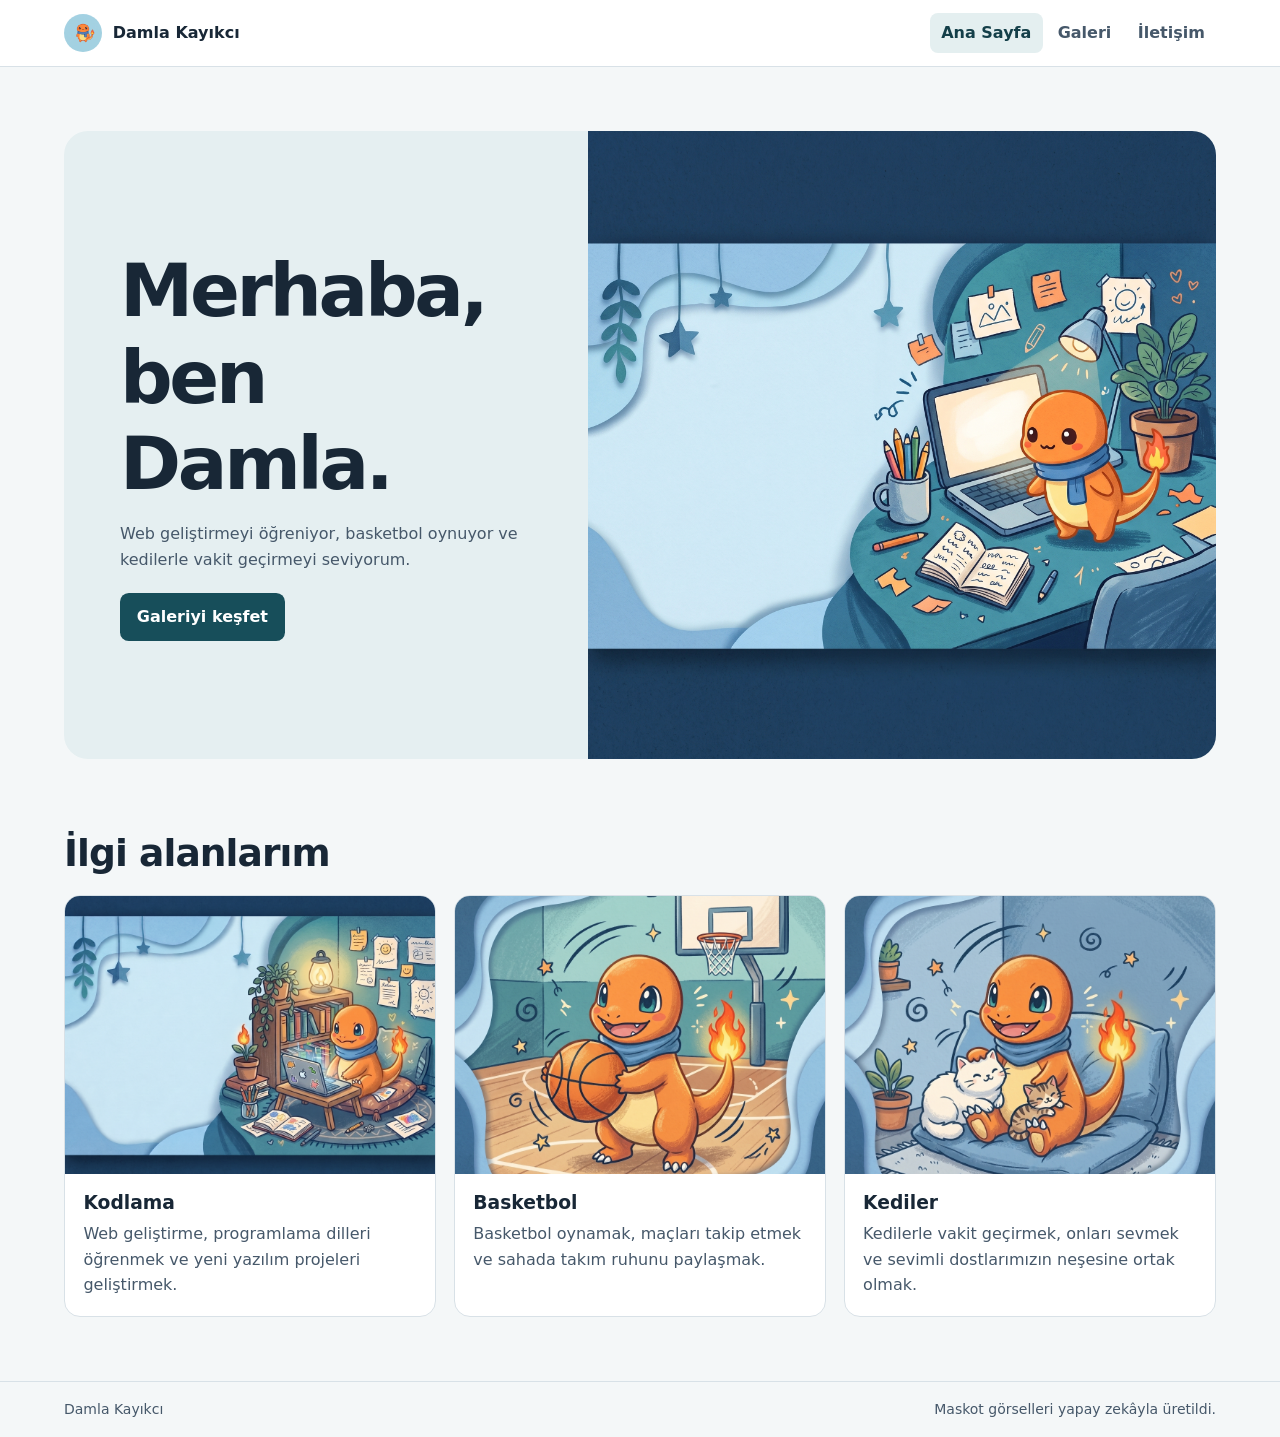
<file: index.html>
<!doctype html>
<html lang="tr">
<head>
  <meta charset="utf-8">
  <meta name="viewport" content="width=device-width, initial-scale=1">
  <title>Ana Sayfa | Damla Kayıkcı</title>
  <link rel="stylesheet" href="homepage.css">
</head>
<body>
  <header class="site-header">
    <div class="wrap header-inner">
      <a class="brand" href="index.html"><img src="resimler/bunu_daha_çok_beğendim_bunu_b3e963bf_2K.jpg" alt="" width="38" height="38">Damla Kayıkcı</a>
      <nav aria-label="Ana menü">
        <a href="index.html" aria-current="page">Ana Sayfa</a>
        <a href="galery.html">Galeri</a>
        <a href="contact.html">İletişim</a>
      </nav>
    </div>
  </header>
  <main class="wrap">
    <section class="hero" aria-labelledby="welcome">
      <div class="hero-copy">
        <h1 id="welcome">Merhaba, ben Damla.</h1>
        <p>Web geliştirmeyi öğreniyor, basketbol oynuyor ve kedilerle vakit geçirmeyi seviyorum.</p>
        <a class="button" href="galery.html">Galeriyi keşfet</a>
      </div>
      <img src="resimler/Şimdi_maskotu_referans_görsel_olarak_ded30a17_2K.jpg" alt="Dizüstü bilgisayar başında çalışan maskot">
    </section>
    <section class="section" aria-labelledby="interests">
      <h2 id="interests">İlgi alanlarım</h2>
      <div class="grid">
        <article class="card">
          <img loading="lazy" src="resimler/2._Kodlama_kartı_—_1_1_23a69741_2K.jpg" alt="Minderde dizüstü bilgisayarla kodlama yapan ve kitaplar arasında çalışan sevimli maskot">
          <div class="card-copy">
            <h3>Kodlama</h3>
            <p>Web geliştirme, programlama dilleri öğrenmek ve yeni yazılım projeleri geliştirmek.</p>
          </div>
        </article>
        <article class="card">
          <img loading="lazy" src="resimler/3._Basketbol_kartı_—_1_1_745c4861_2K.jpg" alt="Basketbol sahasında pota önünde elinde basketbol topu tutan neşeli maskot">
          <div class="card-copy">
            <h3>Basketbol</h3>
            <p>Basketbol oynamak, maçları takip etmek ve sahada takım ruhunu paylaşmak.</p>
          </div>
        </article>
        <article class="card">
          <img loading="lazy" src="resimler/4._Kediler_kartı_—_1_1_fd690788_2K.jpg" alt="Minderde oturan ve iki kediyle kucaklaşıp onları seven sevimli maskot">
          <div class="card-copy">
            <h3>Kediler</h3>
            <p>Kedilerle vakit geçirmek, onları sevmek ve sevimli dostlarımızın neşesine ortak olmak.</p>
          </div>
        </article>
      </div>
    </section>
  </main>
  <footer class="site-footer">
    <div class="wrap footer-inner">
      <p>Damla Kayıkcı</p>
      <p>Maskot görselleri yapay zekâyla üretildi.</p>
    </div>
  </footer>
</body>
</html>
</file>
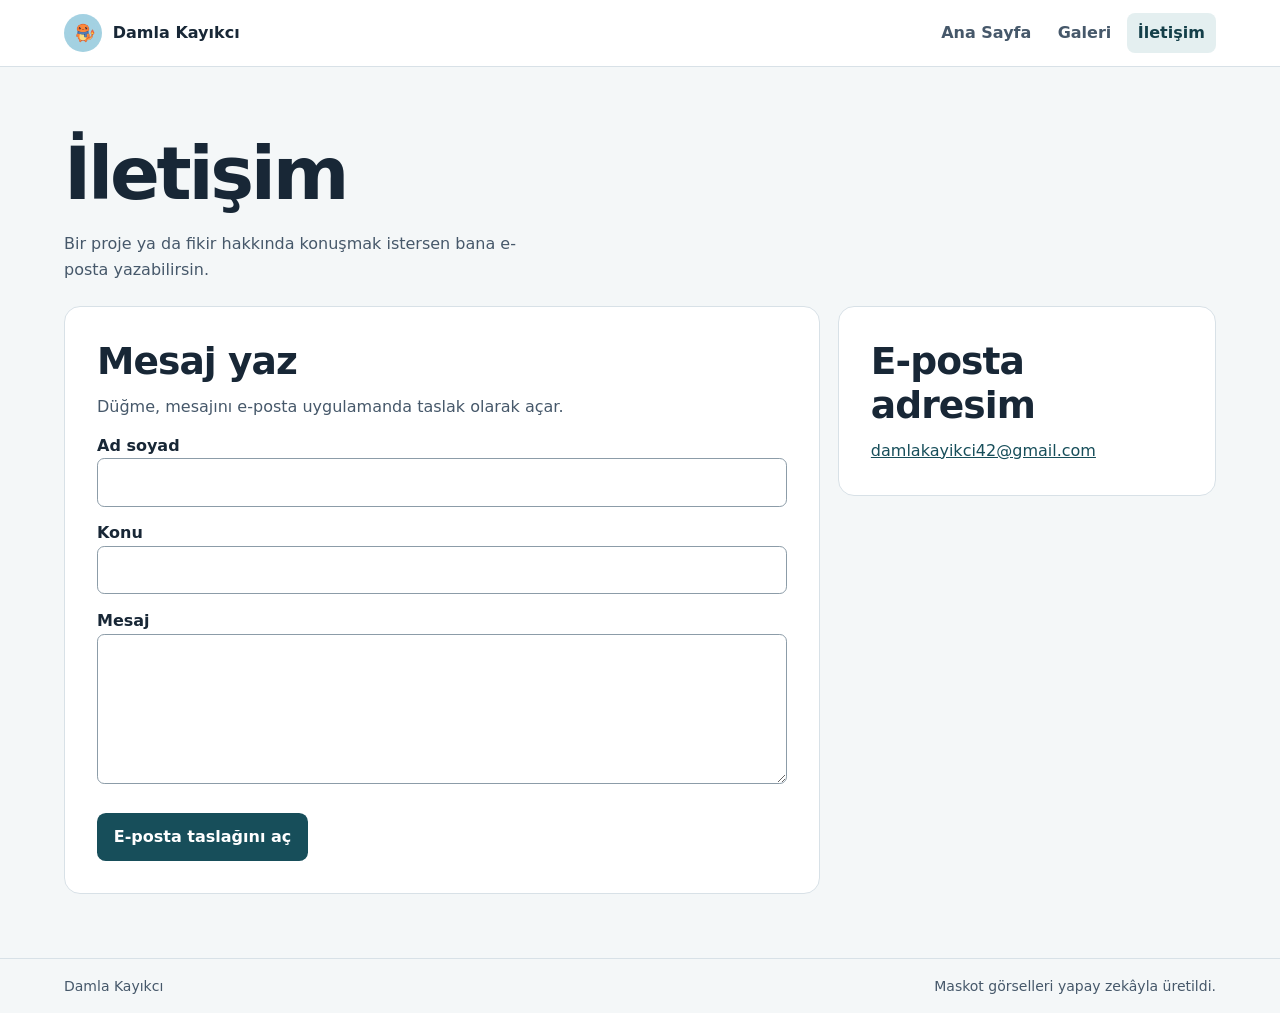
<file: contact.html>
<!doctype html>
<html lang="tr">
<head>
  <meta charset="utf-8">
  <meta name="viewport" content="width=device-width, initial-scale=1">
  <title>İletişim | Damla Kayıkcı</title>
  <link rel="stylesheet" href="homepage.css">
</head>
<body>
  <header class="site-header">
    <div class="wrap header-inner">
      <a class="brand" href="index.html"><img src="resimler/bunu_daha_çok_beğendim_bunu_b3e963bf_2K.jpg" alt="" width="38" height="38">Damla Kayıkcı</a>
      <nav aria-label="Ana menü">
        <a href="index.html">Ana Sayfa</a>
        <a href="galery.html">Galeri</a>
        <a href="contact.html" aria-current="page">İletişim</a>
      </nav>
    </div>
  </header>
  <main class="wrap">
    <div class="intro">
      <h1>İletişim</h1>
      <p>Bir proje ya da fikir hakkında konuşmak istersen bana e-posta yazabilirsin.</p>
    </div>
    <div class="contact-layout">
      <form class="panel" id="contact-form">
        <h2>Mesaj yaz</h2>
        <p>Düğme, mesajını e-posta uygulamanda taslak olarak açar.</p>
        <label for="name">Ad soyad</label>
        <input id="name" name="name" autocomplete="name" required>
        <label for="subject">Konu</label>
        <input id="subject" name="subject" required>
        <label for="message">Mesaj</label>
        <textarea id="message" name="message" rows="5" required></textarea>
        <button class="button" type="submit">E-posta taslağını aç</button>
      </form>
      <aside class="panel">
        <h2>E-posta adresim</h2>
        <p><a href="mailto:damlakayikci42@gmail.com">damlakayikci42@gmail.com</a></p>
      </aside>
    </div>
    <script>
      document.querySelector('#contact-form').addEventListener('submit', (event) => {
        event.preventDefault();
        const fields = new FormData(event.currentTarget);
        const subject = encodeURIComponent(fields.get('subject'));
        const body = encodeURIComponent(fields.get('message') + '\r\n\r\n' + fields.get('name'));
        location.href = 'mailto:damlakayikci42@gmail.com?subject=' + subject + '&body=' + body;
      });
    </script>
  </main>
  <footer class="site-footer">
    <div class="wrap footer-inner">
      <p>Damla Kayıkcı</p>
      <p>Maskot görselleri yapay zekâyla üretildi.</p>
    </div>
  </footer>
</body>
</html>
</file>
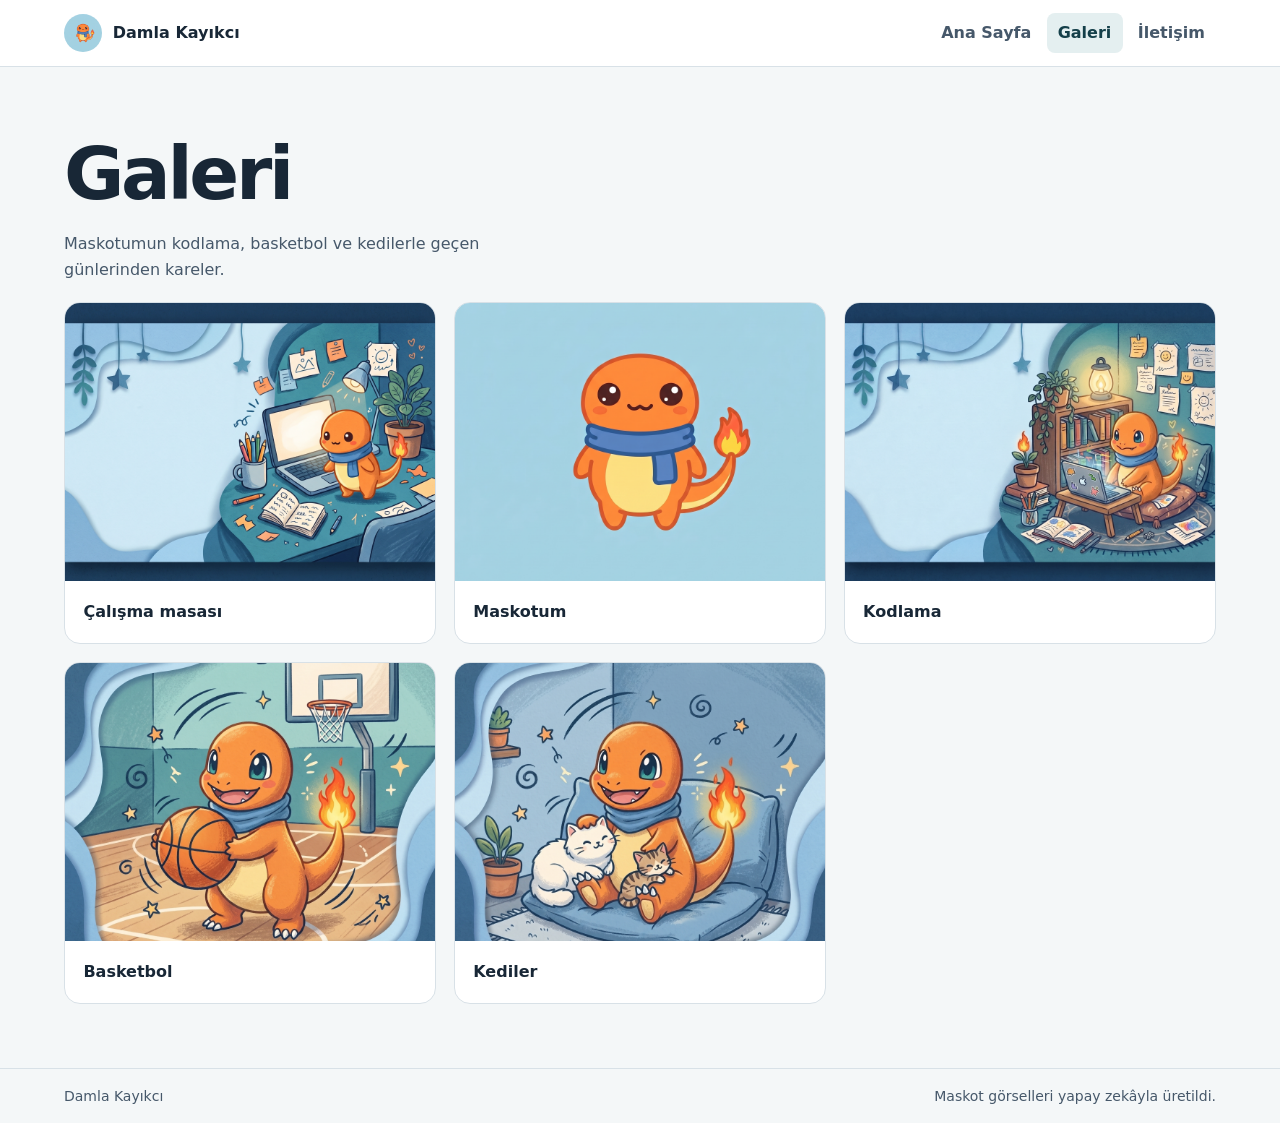
<file: galery.html>
<!doctype html>
<html lang="tr">
<head>
  <meta charset="utf-8">
  <meta name="viewport" content="width=device-width, initial-scale=1">
  <title>Galeri | Damla Kayıkcı</title>
  <link rel="stylesheet" href="homepage.css">
</head>
<body>
  <header class="site-header">
    <div class="wrap header-inner">
      <a class="brand" href="index.html"><img src="resimler/bunu_daha_çok_beğendim_bunu_b3e963bf_2K.jpg" alt="" width="38" height="38">Damla Kayıkcı</a>
      <nav aria-label="Ana menü">
        <a href="index.html">Ana Sayfa</a>
        <a href="galery.html" aria-current="page">Galeri</a>
        <a href="contact.html">İletişim</a>
      </nav>
    </div>
  </header>
  <main class="wrap">
    <div class="intro">
      <h1>Galeri</h1>
      <p>Maskotumun kodlama, basketbol ve kedilerle geçen günlerinden kareler.</p>
    </div>
    <div class="grid">
      <figure class="card"><img src="resimler/Şimdi_maskotu_referans_görsel_olarak_ded30a17_2K.jpg" alt="Dizüstü bilgisayar başında çalışan maskot"><figcaption>Çalışma masası</figcaption></figure>
      <figure class="card"><img src="resimler/bunu_daha_çok_beğendim_bunu_b3e963bf_2K.jpg" alt="Mavi atkılı turuncu maskot"><figcaption>Maskotum</figcaption></figure>
      <figure class="card"><img loading="lazy" src="resimler/2._Kodlama_kartı_—_1_1_23a69741_2K.jpg" alt="Minderde dizüstü bilgisayarla kodlama yapan ve kitaplar arasında çalışan sevimli maskot"><figcaption>Kodlama</figcaption></figure>
      <figure class="card"><img loading="lazy" src="resimler/3._Basketbol_kartı_—_1_1_745c4861_2K.jpg" alt="Basketbol sahasında pota önünde elinde basketbol topu tutan neşeli maskot"><figcaption>Basketbol</figcaption></figure>
      <figure class="card"><img loading="lazy" src="resimler/4._Kediler_kartı_—_1_1_fd690788_2K.jpg" alt="Minderde oturan ve iki kediyle kucaklaşıp onları seven sevimli maskot"><figcaption>Kediler</figcaption></figure>
    </div>
  </main>
  <footer class="site-footer">
    <div class="wrap footer-inner">
      <p>Damla Kayıkcı</p>
      <p>Maskot görselleri yapay zekâyla üretildi.</p>
    </div>
  </footer>
</body>
</html>
</file>
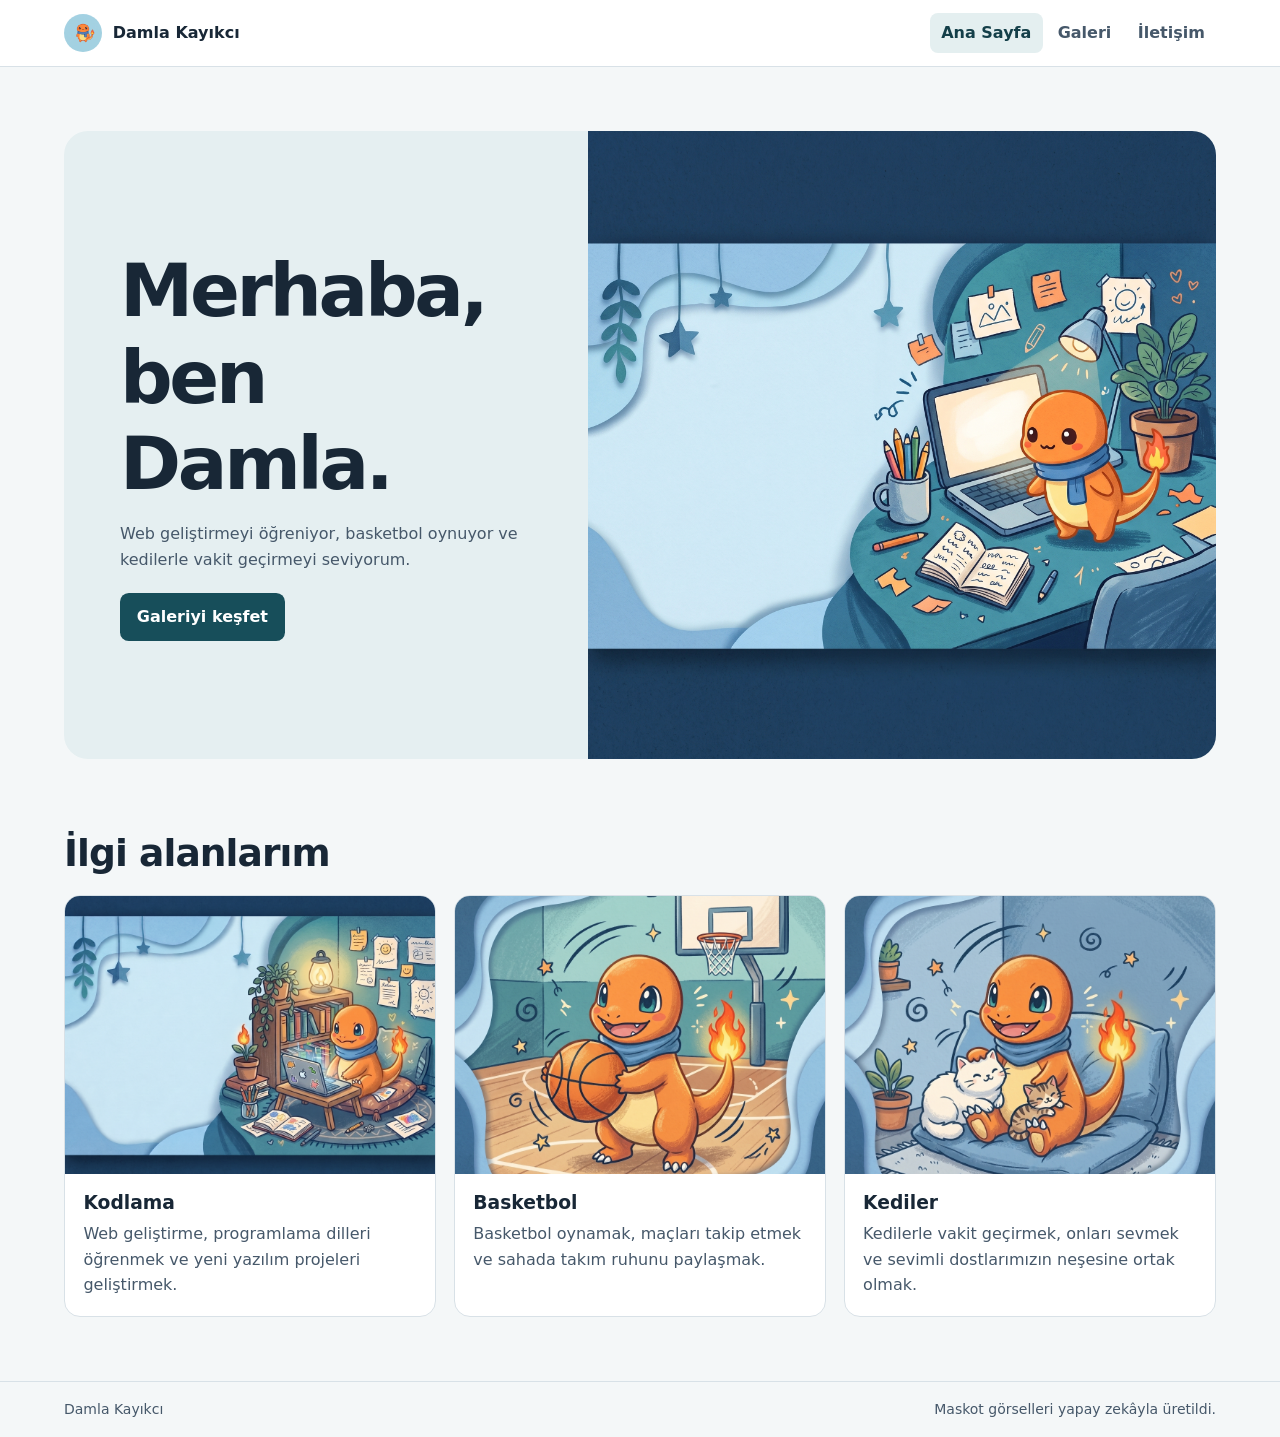
<file: navbar.html>
<!doctype html>
<html lang="tr">
<head>
  <meta charset="utf-8">
  <meta http-equiv="refresh" content="0; url=index.html">
  <title>Ana Sayfa | Damla Kayıkcı</title>
</head>
<body><a href="index.html">Ana sayfaya git</a></body>
</html>
</file>
<file: homepage.css>
:root {
  color-scheme: light;
  --ink: #182736;
  --muted: #46586a;
  --surface: #fff;
  --line: #d8e1e7;
  --accent: #174e5a;
  font-family: "Segoe UI", system-ui, sans-serif;
  color: var(--ink);
  background: #f4f7f8;
}
* { box-sizing: border-box; }
body { margin: 0; min-height: 100vh; display: flex; flex-direction: column; line-height: 1.6; }
main { flex: 1; padding-block: clamp(2rem, 5vw, 4rem); }
.wrap { width: min(72rem, calc(100% - 2rem)); margin-inline: auto; }
a { color: var(--accent); }
:focus-visible { outline: 3px solid #a44916; outline-offset: 4px; }
.site-header { background: var(--surface); border-bottom: 1px solid var(--line); }
.header-inner { display: flex; align-items: center; justify-content: space-between; gap: .75rem 2rem; flex-wrap: wrap; padding-block: .8rem; }
.brand { display: inline-flex; align-items: center; gap: .65rem; color: var(--ink); font-weight: 750; text-decoration: none; }
.brand img { width: 2.4rem; height: 2.4rem; border-radius: 50%; object-fit: cover; }
nav { display: flex; flex-wrap: wrap; gap: .25rem; }
nav a { text-decoration: none; color: var(--muted); padding: .45rem .7rem; border-radius: .5rem; font-weight: 600; }
nav a:hover, nav a[aria-current="page"] { background: #e4eff0; color: #143f49; }
h1, h2, h3, p, figure { margin: 0; }
h1, h2, h3 { line-height: 1.17; }
h1 { font-size: clamp(2.4rem, 6vw, 4.6rem); letter-spacing: -.045em; }
h2 { font-size: clamp(1.65rem, 3vw, 2.35rem); letter-spacing: -.025em; }
p { color: var(--muted); }
.hero { display: grid; grid-template-columns: 1fr 1.2fr; align-items: center; background: #e5eff1; border-radius: 1.5rem; overflow: hidden; }
.hero-copy { padding: clamp(1.5rem, 5vw, 3.5rem); }
.hero-copy p, .intro p { margin-block-start: .9rem; max-width: 48ch; }
.hero img { width: 100%; height: 100%; min-height: 19rem; object-fit: cover; }
.button { display: inline-block; margin-top: 1.3rem; padding: .7rem 1.05rem; background: var(--accent); color: white; font: inherit; font-weight: 650; border: 0; border-radius: .55rem; text-decoration: none; cursor: pointer; }
.button:hover { background: #103741; }
.section { margin-top: clamp(2.5rem, 6vw, 4.5rem); }
.grid { display: grid; grid-template-columns: repeat(3, minmax(0, 1fr)); gap: 1.1rem; margin-top: 1.25rem; }
.card, .panel { background: var(--surface); border: 1px solid var(--line); border-radius: 1rem; }
.card { overflow: hidden; }
.card img { display: block; width: 100%; aspect-ratio: 4 / 3; object-fit: cover; }
.card-copy, figcaption { padding: 1.15rem; }
.card-copy p { margin-top: .45rem; }
figcaption { font-weight: 650; }
.contact-layout { display: grid; grid-template-columns: minmax(0, 2fr) minmax(0, 1fr); align-items: start; gap: 1.1rem; margin-top: 1.5rem; }
.panel { padding: clamp(1rem, 4vw, 2rem); }
.panel p { margin-top: .65rem; }
.panel a { overflow-wrap: anywhere; }
label { display: block; font-weight: 650; margin-top: .85rem; }
input, textarea { width: 100%; padding: .65rem .75rem; border: 1px solid #8c9ca8; border-radius: .45rem; color: inherit; background: white; font: inherit; }
textarea { resize: vertical; }
.site-footer { border-top: 1px solid var(--line); padding-block: 1rem; }
.footer-inner { display: flex; flex-wrap: wrap; justify-content: space-between; gap: .4rem 1.2rem; font-size: .875rem; }
@media (max-width: 48rem) {
  .hero, .contact-layout { grid-template-columns: 1fr; }
  .hero img { height: auto; min-height: 0; aspect-ratio: 16 / 9; }
  .grid { grid-template-columns: repeat(2, minmax(0, 1fr)); }
}
@media (max-width: 32rem) {
  .grid { grid-template-columns: 1fr; }
}
</file>
